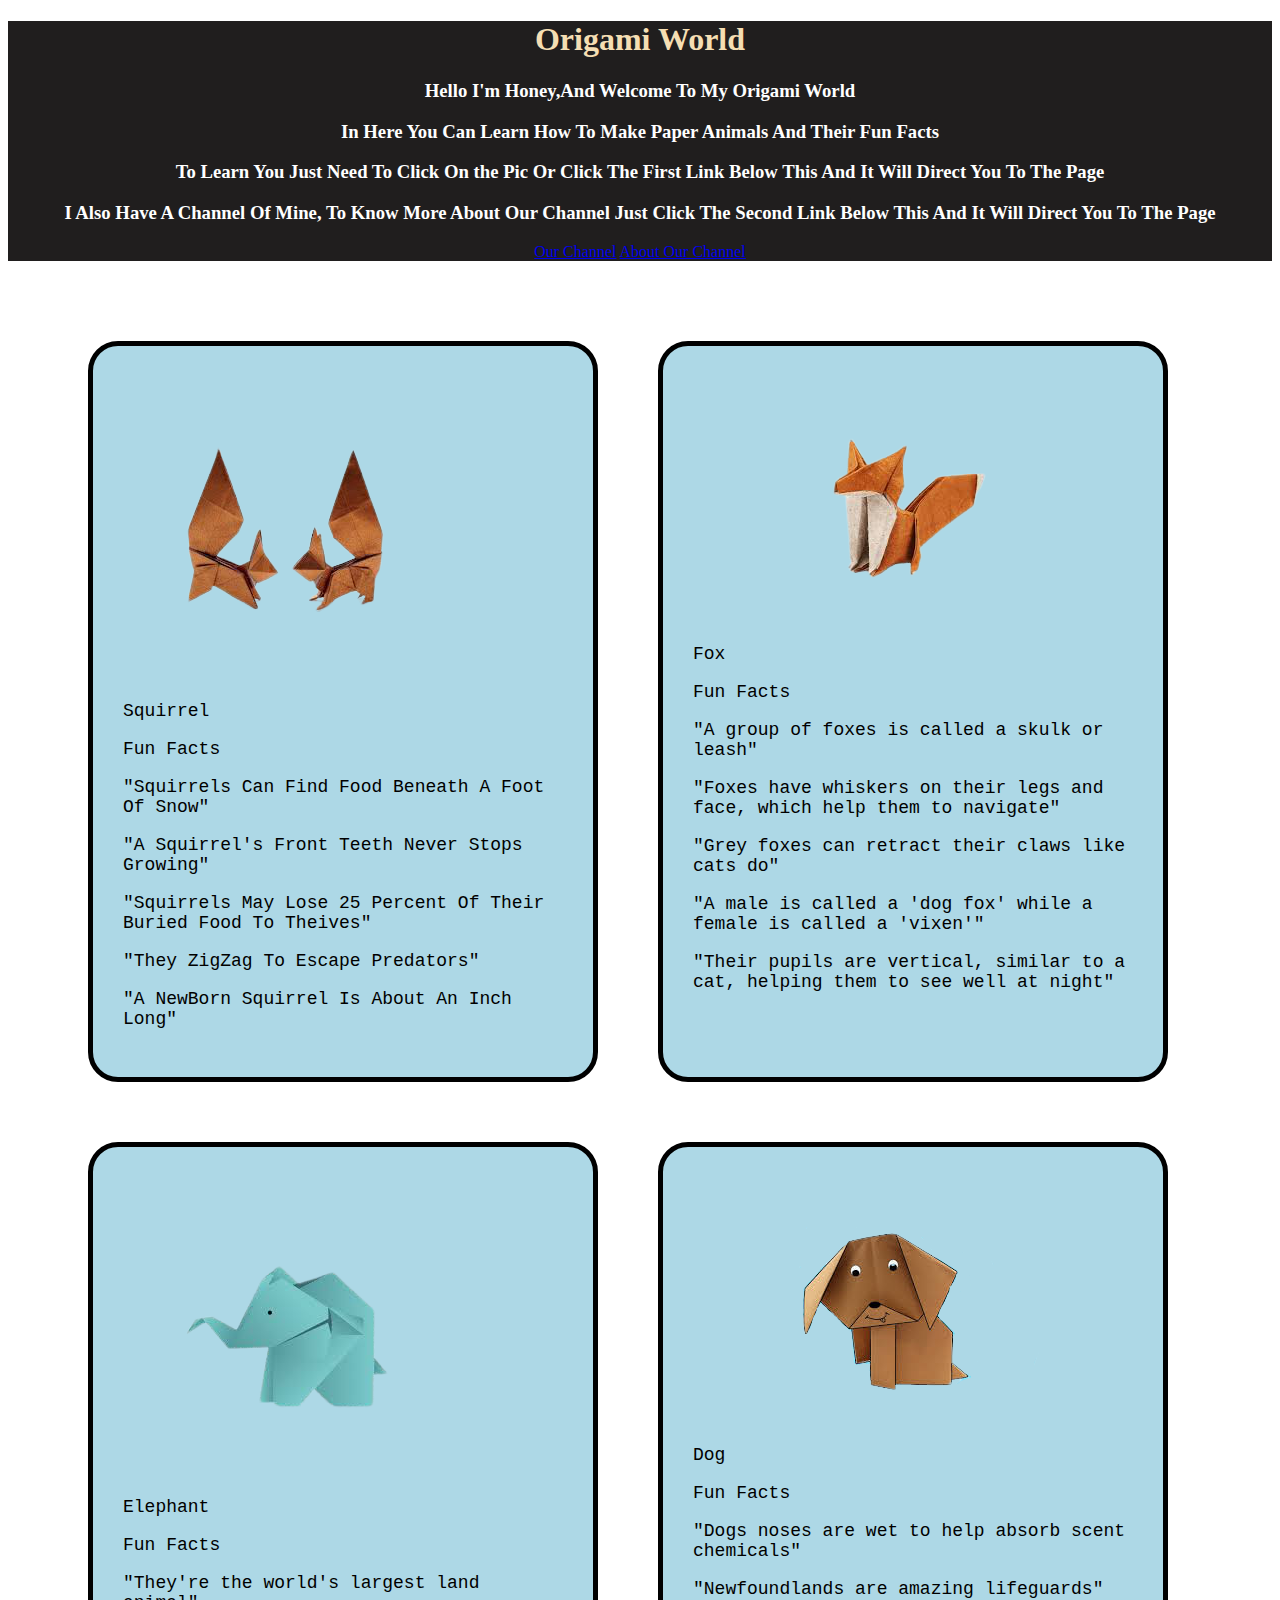
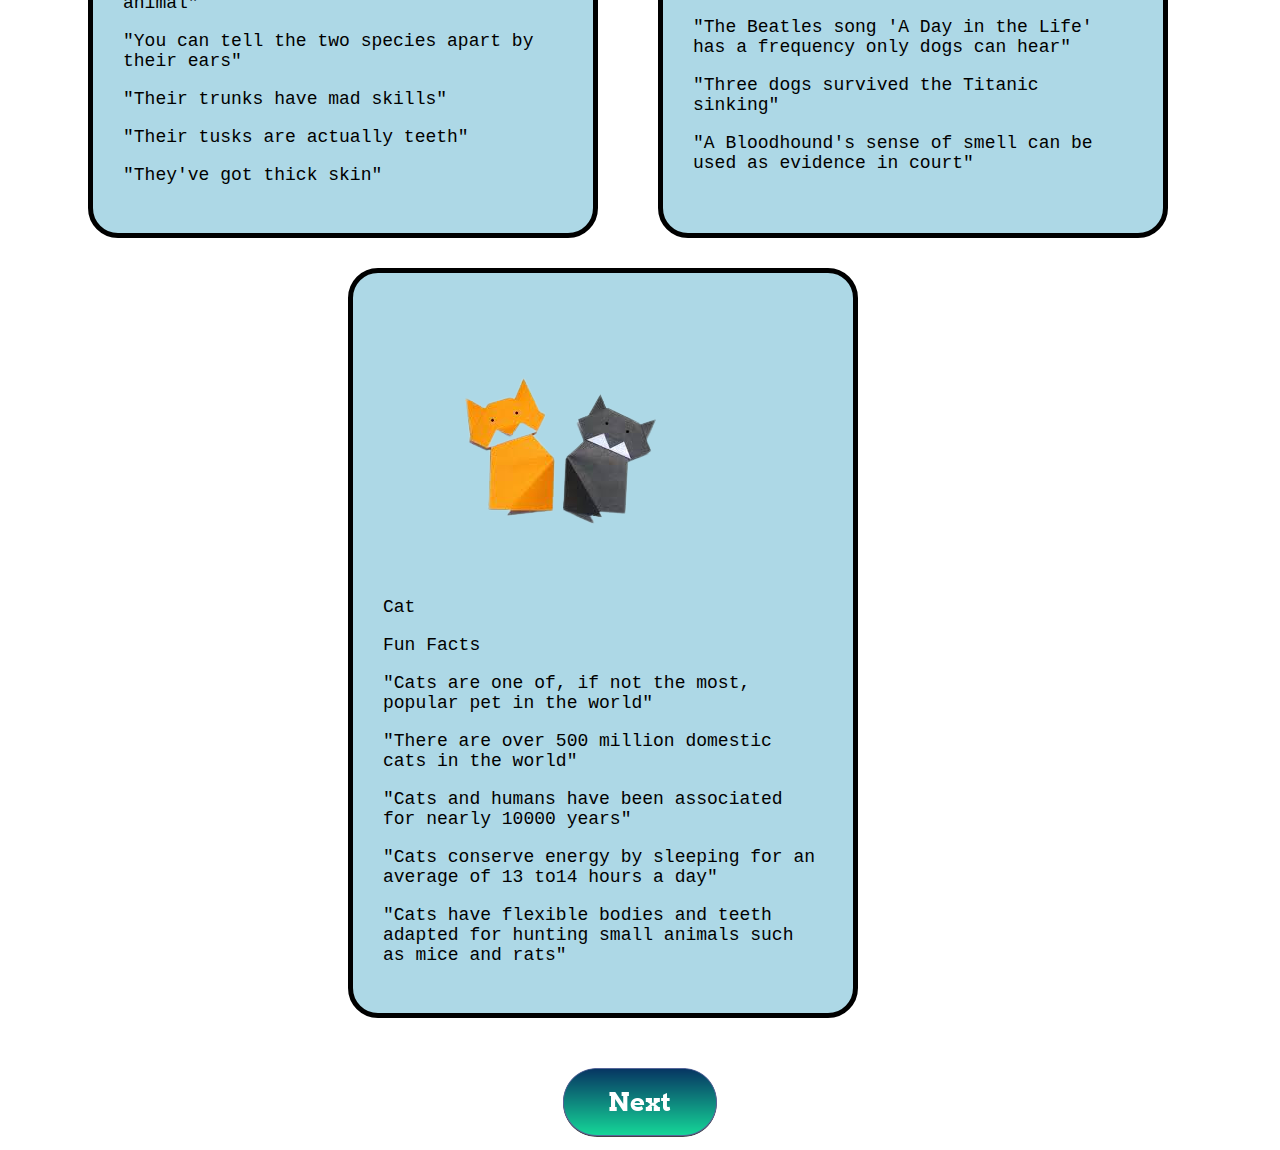
<file: index.html>
<!DOCTYPE html>
  <html>
      <head>
          <title>Origami World</title>
          <link rel = "stylesheet"
          type = "text/css"
          href = "style.css"/>
          <style>
              body1
              {
                  color : white;
              }
              body2
              {
                  font-family: 'Courier New', Courier, monospace;
                  font-size: 18px;
              }
          </style>
      </head>

      <body1>
         <div class = "header">
          <h1>Origami World</h1>
          <h3>Hello I'm Honey,And Welcome To My Origami World</h3>
          <h3>In Here You Can Learn How To Make Paper Animals And Their Fun Facts</h3>
          <h3>To Learn You Just Need To Click On the Pic Or Click The First Link Below This And It Will Direct You To The Page</h3>
          <h3>I Also Have A Channel Of Mine, To Know More About Our Channel Just Click The Second Link Below This And It Will Direct You To The Page</h3>
          <a href = "https://www.youtube.com/channel/UC3ICcukYYeSn26KlCRnhOhA">Our Channel</a>
          <a href = "https://www.youtube.com/c/JoNakashimaBR/about">About Our Channel</a>
        </div>
      </body1>    
          
           <body2> 
            <div class = "main">
            <div class = "Paper1">
                <a href = "https://www.youtube.com/watch?v=tYO3IKW0vZo&list"><img src = "Images/origami1.png"></a>
                <p>Squirrel</p>
                <p>Fun Facts</p>
                <p>"Squirrels Can Find Food Beneath A Foot Of Snow"</p>
                <p>"A Squirrel's Front Teeth Never Stops Growing"</p>
                <p>"Squirrels May Lose 25 Percent Of Their Buried Food To Theives"</p>
                <p>"They ZigZag To Escape Predators"</p>
                <p>"A NewBorn Squirrel Is About An Inch Long"</p>
            </div>
            <div class = "Paper1">
                <a href = "https://www.youtube.com/watch?v=GEy87p7SfgY&list"><img src = "Images/origami2.png"></a>
                <p>Fox</p>
                <p>Fun Facts</p>
                <p>"A group of foxes is called a skulk or leash"</p>
                <p>"Foxes have whiskers on their legs and face, which help them to navigate"</p>
                <p>"Grey foxes can retract their claws like cats do"</p>
                <p>"A male is called a 'dog fox' while a female is called a 'vixen'"</p>
                <p>"Their pupils are vertical, similar to a cat, helping them to see well at night"</p>
            </div>
            <div class = "Paper1">
                <a href = "https://www.youtube.com/watch?v=vVi7uPArFNw&list"><img src = "Images/origami3.png"></a>
                <p>Elephant</p>
                <p>Fun Facts</p>
                <p>"They're the world's largest land animal"</p>
                <p>"You can tell the two species apart by their ears"</p>
                <p>"Their trunks have mad skills"</p>
                <p>"Their tusks are actually teeth"</p>
                <p>"They've got thick skin"</p>
            </div>
            <div class = "Paper1">
                <a href = "https://www.youtube.com/watch?v=-30n1Drgp-s&list"><img src = "Images/origami4.png"></a>
                <p>Dog</p>
                <p>Fun Facts</p>
                <p>"Dogs noses are wet to help absorb scent chemicals"</p>
                <p>"Newfoundlands are amazing lifeguards"</p>
                <p>"The Beatles song 'A Day in the Life' has a frequency only dogs can hear"</p>
                <p>"Three dogs survived the Titanic sinking"</p>
                <p>"A Bloodhound's sense of smell can be used as evidence in court"</p>
            </div>
            <div class = "Paper2">
                <a href = "https://www.youtube.com/watch?v=aBC7bHHeLdU&list"><img src = "Images/origami5.png"></a>
                <p>Cat</p>
                <p>Fun Facts</p>
                <p>"Cats are one of, if not the most, popular pet in the world"</p>
                <p>"There are over 500 million domestic cats in the world"</p>
                <p>"Cats and humans have been associated for nearly 10000 years"</p>
                <p>"Cats conserve energy by sleeping for an average of 13 to14 hours a day"</p>
                <p>"Cats have flexible bodies and teeth adapted for hunting small animals such as mice and rats"</p>
            </div>
            </div>
            <div class = "button1">
                <a href = "index2.html"><img src = "Images/next-button.png"></a>
            </div>
        </body2>
  </html>
</file>
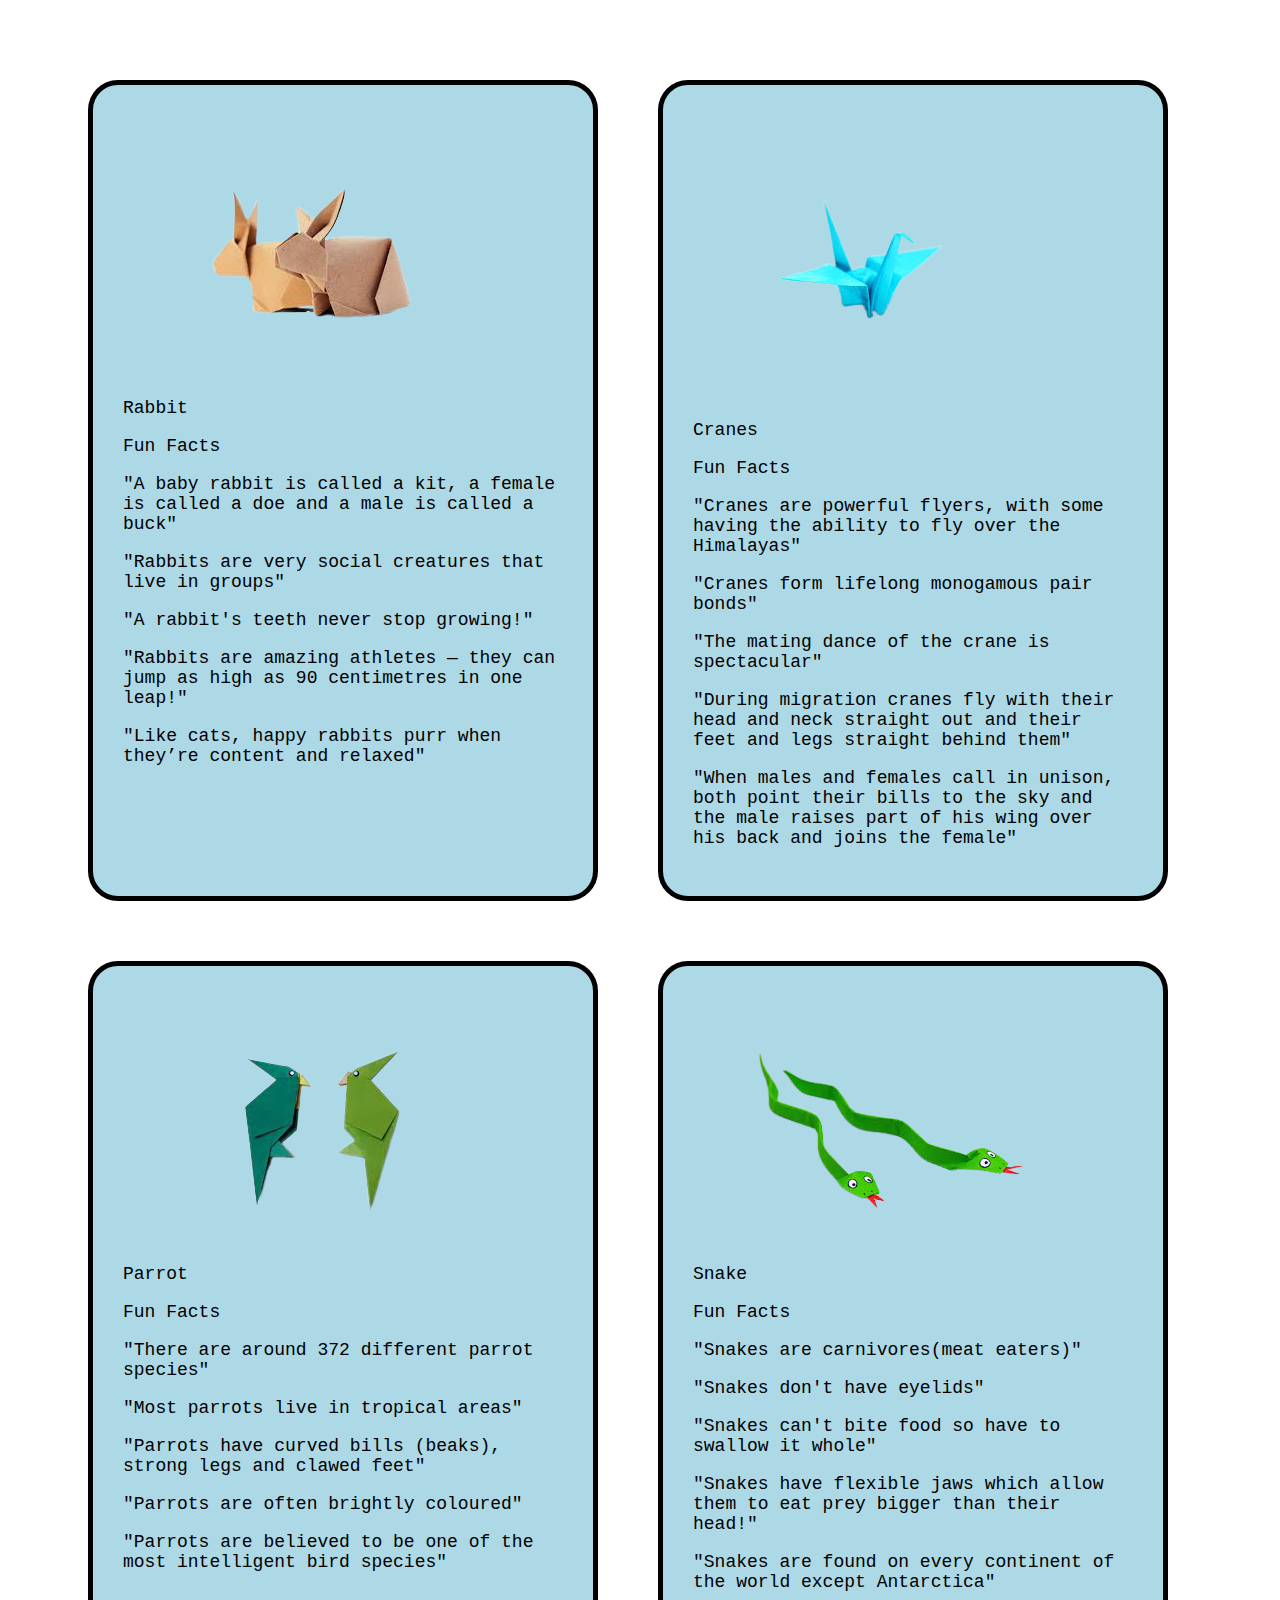
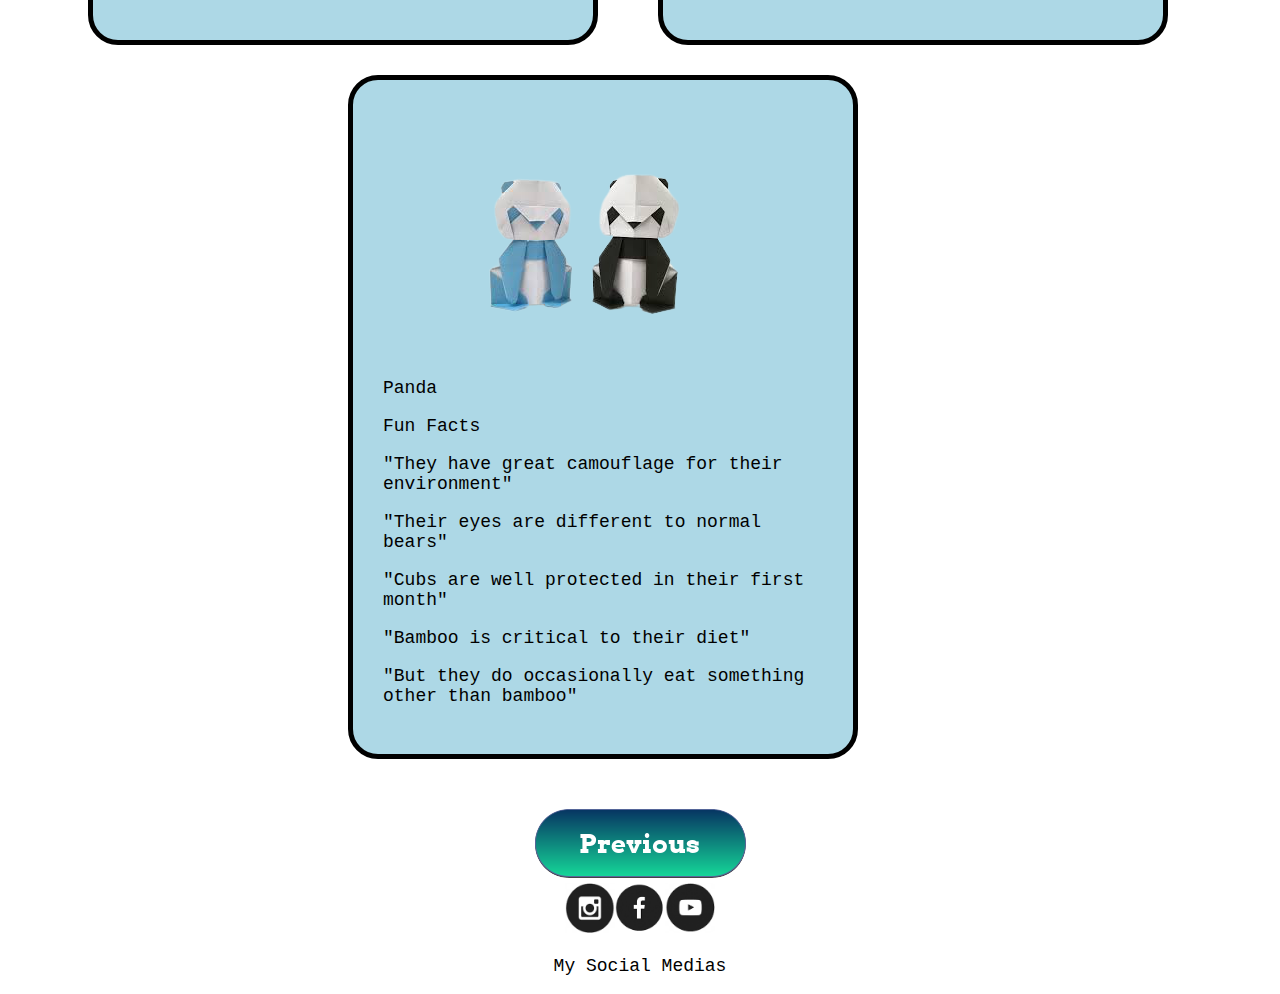
<file: index2.html>
<!DOCTYPE html>
    <html>
        <head>
            <title>Origami World</title>
            <link rel = "stylesheet"
            type = "text/css"
            href = "style.css"/>
            <style>
            body1
              {
                  font-family: 'Courier New', Courier, monospace;
                  font-size: 18px;
              }
            </style>
        </head>

        <body1>
            <div class = "main">
                <div class = "Paper1">
                    <a href = "https://www.youtube.com/watch?v=UEaW0AzrxHk&list"><img src = "Images/origami6.png"></a>
                    <p>Rabbit</p>
                    <p>Fun Facts</p>
                    <p>"A baby rabbit is called a kit, a female is called a doe and a male is called a buck"</p>
                    <p>"Rabbits are very social creatures that live in groups"</p>
                    <p>"A rabbit's teeth never stop growing!"</p>
                    <p>"Rabbits are amazing athletes — they can jump as high as 90 centimetres in one leap!"</p>
                    <p>"Like cats, happy rabbits purr when they’re content and relaxed"</p>
                </div>
                <div class = "Paper1">
                    <a href = "https://www.youtube.com/watch?v=F6I7uzy-ZKg&list"><img src = "Images/origami7.png"></a>
                    <p>Cranes</p>
                    <p>Fun Facts</p>
                    <p>"Cranes are powerful flyers, with some having the ability to fly over the Himalayas"</p>
                    <p>"Cranes form lifelong monogamous pair bonds"</p>
                    <p>"The mating dance of the crane is spectacular"</p>
                    <p>"During migration cranes fly with their head and neck straight out and their feet and legs straight behind them"</p>
                    <p>"When males and females call in unison, both point their bills to the sky and the male raises part of his wing over his back and joins the female"</p>
                </div>
                <div class = "Paper1">
                    <a href = "https://www.youtube.com/watch?v=zbXG4XugaYM&list"><img src = "Images/origami8.png"></a>
                    <p>Parrot</p>
                    <p>Fun Facts</p>
                    <p>"There are around 372 different parrot species"</p>
                    <p>"Most parrots live in tropical areas"</p>
                    <p>"Parrots have curved bills (beaks), strong legs and clawed feet"</p>
                    <p>"Parrots are often brightly coloured"</p>
                    <p>"Parrots are believed to be one of the most intelligent bird species"</p>
                </div>
                <div class = "Paper1">
                    <a href = "https://www.youtube.com/watch?v=wPFBD14Pa4E&list"><img src = "Images/origami9.png"></a>
                    <p>Snake</p>
                    <p>Fun Facts</p>
                    <p>"Snakes are carnivores(meat eaters)"</p>
                    <p>"Snakes don't have eyelids"</p>
                    <p>"Snakes can't bite food so have to swallow it whole"</p>
                    <p>"Snakes have flexible jaws which allow them to eat prey bigger than their head!"</p>
                    <p>"Snakes are found on every continent of the world except Antarctica"</p>
                </div>
                <div class = "Paper2">
                    <a href = "https://www.youtube.com/watch?v=f4Jq7NxfNyM&list"><img src = "Images/origami10.png"></a>
                    <p>Panda</p>
                    <p>Fun Facts</p>
                    <p>"They have great camouflage for their environment"</p>
                    <p>"Their eyes are different to normal bears"</p>
                    <p>"Cubs are well protected in their first month"</p>
                    <p>"Bamboo is critical to their diet"</p>
                    <p>"But they do occasionally eat something other than bamboo"</p>
                </div>
            </div>
                <div class = "button1">
                    <a href = "index.html"><img src = "Images/prev-button.png"></a>
                </div>
                <div class = "media">
                    <a href="#"><img src = "Images/insta.png" width = 50 height = 50></a>
                    <a href="#"><img src = "Images/fb.png" width = 50 height = 50></a>
                    <a href="#"><img src = "Images/youtube.png" width = 50 height = 50></a>
                    </div>
                    <div class = "word">
                    <p>My Social Medias</p>
                    </div>
            
        </body1>
    </html>
</file>
<file: style.css>
h1{color : wheat}

        .header
        {
            background-color: rgb(32, 30, 30);
            justify-content: center;
            text-emphasis-color: wheat;
            text-align: center;
        }
        .main
        {
            display: flex;
            flex-wrap: wrap;
            margin: 50px; 
        }
        .media
        {
            display: flex;
            justify-content: center;
        }
        .word
        {
            text-align: center;
        }
        .Paper1
        {
            border: 5px solid black;
            border-radius: 30px;
            margin: 30px;
            padding: 30px;
            width: 440px;
            background-Color : lightblue;
        }
        .Paper1 img
        {
            margin: 50px;
            display: flex;
            justify-content: center;
        }
        .Paper1 :hover 
        {
            opacity: 0.3;
        }
        .Paper2
        {
            border: 5px solid black;
            border-radius: 30px;
            margin-left: 290px;
            padding: 30px;
            width: 440px;
            background-Color : lightblue;
            justify-content: center;
        }
        .Paper2 img
        {
            margin: 50px;
            display: flex;
            justify-content: center;
        }
        .Paper2 :hover 
        {
            opacity: 0.3;
        }
        .button1
        {
            display: flex;
            justify-content: center;
        }
</file>
